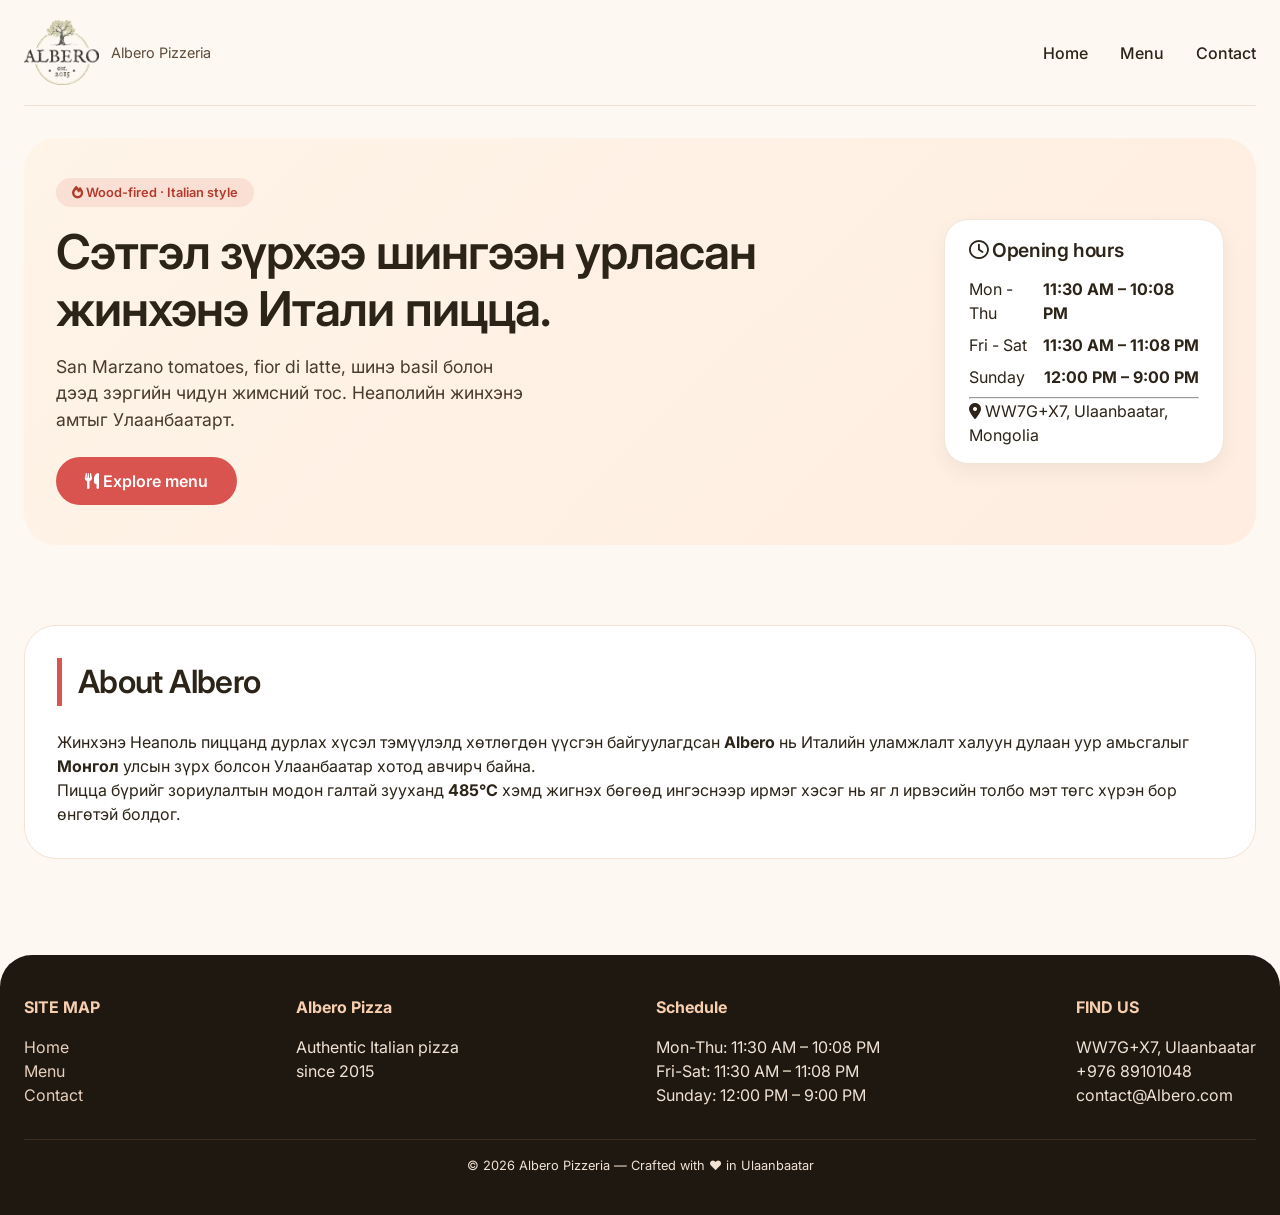
<file: index.html>
<!DOCTYPE html>
<html lang="en">
<head>
  <meta charset="UTF-8">
  <meta name="viewport" content="width=device-width, initial-scale=1.0">
  <title>Albero Pizza | Home</title>
  <link rel="stylesheet" href="style.css">
  <link rel="stylesheet" href="https://cdnjs.cloudflare.com/ajax/libs/font-awesome/6.0.0-beta3/css/all.min.css">
  <link href="https://fonts.googleapis.com/css2?family=Inter:opsz,wght@300;400;500;600;700&display=swap" rel="stylesheet">
</head>
<body>
  <header>
    <div class="container">
      <nav class="navbar">
        <div class="logo">
          <a href="index.html">
            <img src="logo.png" alt="Albero Pizza Logo" class="logo-img" onerror="this.style.display='none'">
            <span>Albero Pizzeria</span>
          </a>
        </div>
        <ul class="nav-links">
          <li><a href="index.html">Home</a></li>
          <li><a href="menu.html">Menu</a></li>
          <li><a href="contact.html">Contact</a></li>
        </ul>
      </nav>
    </div>
  </header>

  <main>
    <div class="container">
      <!-- Hero Section -->
      <div class="hero">
        <div class="hero-content">
          <div class="badge"><i class="fas fa-fire"></i> Wood-fired · Italian style</div>
          <h1>Сэтгэл зүрхээ шингээн урласан<br>жинхэнэ Итали пицца.</h1>
          <p>San Marzano tomatoes, fior di latte, шинэ basil болон дээд зэргийн чидун жимсний тос. Неаполийн жинхэнэ амтыг Улаанбаатарт.</p>
          <a href="menu.html" class="btn-primary"><i class="fas fa-utensils"></i> Explore menu</a>
        </div>
        <div class="hero-hours">
          <h3><i class="far fa-clock"></i> Opening hours</h3>
          <div class="hours-list">
            <p><span>Mon - Thu</span> <strong>11:30 AM – 10:08 PM</strong></p>
            <p><span>Fri - Sat</span> <strong>11:30 AM – 11:08 PM</strong></p>
            <p><span>Sunday</span> <strong>12:00 PM – 9:00 PM</strong></p>
          </div>
          <hr>
          <p class="address"><i class="fas fa-map-marker-alt"></i> WW7G+X7, Ulaanbaatar, Mongolia</p>
        </div>
      </div>

      <!-- About Section (short) -->
      <section id="about" class="section">
        <div class="about-box-full">
          <h2>About Albero</h2>
          <p>Жинхэнэ Неаполь пиццанд дурлах хүсэл тэмүүлэлд хөтлөгдөн үүсгэн байгуулагдсан <strong>Albero</strong> нь Италийн уламжлалт халуун дулаан уур амьсгалыг <strong>Монгол</strong> улсын зүрх болсон Улаанбаатар хотод авчирч байна.</p>
          <p>Пицца бүрийг зориулалтын модон галтай зууханд <strong>485°C</strong> хэмд жигнэх бөгөөд ингэснээр ирмэг хэсэг нь яг л ирвэсийн толбо мэт төгс хүрэн бор өнгөтэй болдог.</p>
        </div>
      </section>
    </div>
  </main>

  <footer class="footer">
    <div class="container">
      <div class="footer-content">
        <div class="footer-col"><h4>SITE MAP</h4><ul><li><a href="index.html">Home</a></li><li><a href="menu.html">Menu</a></li><li><a href="contact.html">Contact</a></li></ul></div>
        <div class="footer-col"><h4>Albero Pizza</h4><p>Authentic Italian pizza<br>since 2015</p></div>
        <div class="footer-col"><h4>Schedule</h4><p>Mon-Thu: 11:30 AM – 10:08 PM</p><p>Fri-Sat: 11:30 AM – 11:08 PM</p><p>Sunday: 12:00 PM – 9:00 PM</p></div>
        <div class="footer-col"><h4>FIND US</h4><p>WW7G+X7, Ulaanbaatar</p><p>+976 89101048</p><p>contact@Albero.com</p></div>
      </div>
      <div class="copyright"><p>© 2026 Albero Pizzeria — Crafted with ♥ in Ulaanbaatar</p></div>
    </div>
  </footer>
</body>
</html>
</file>
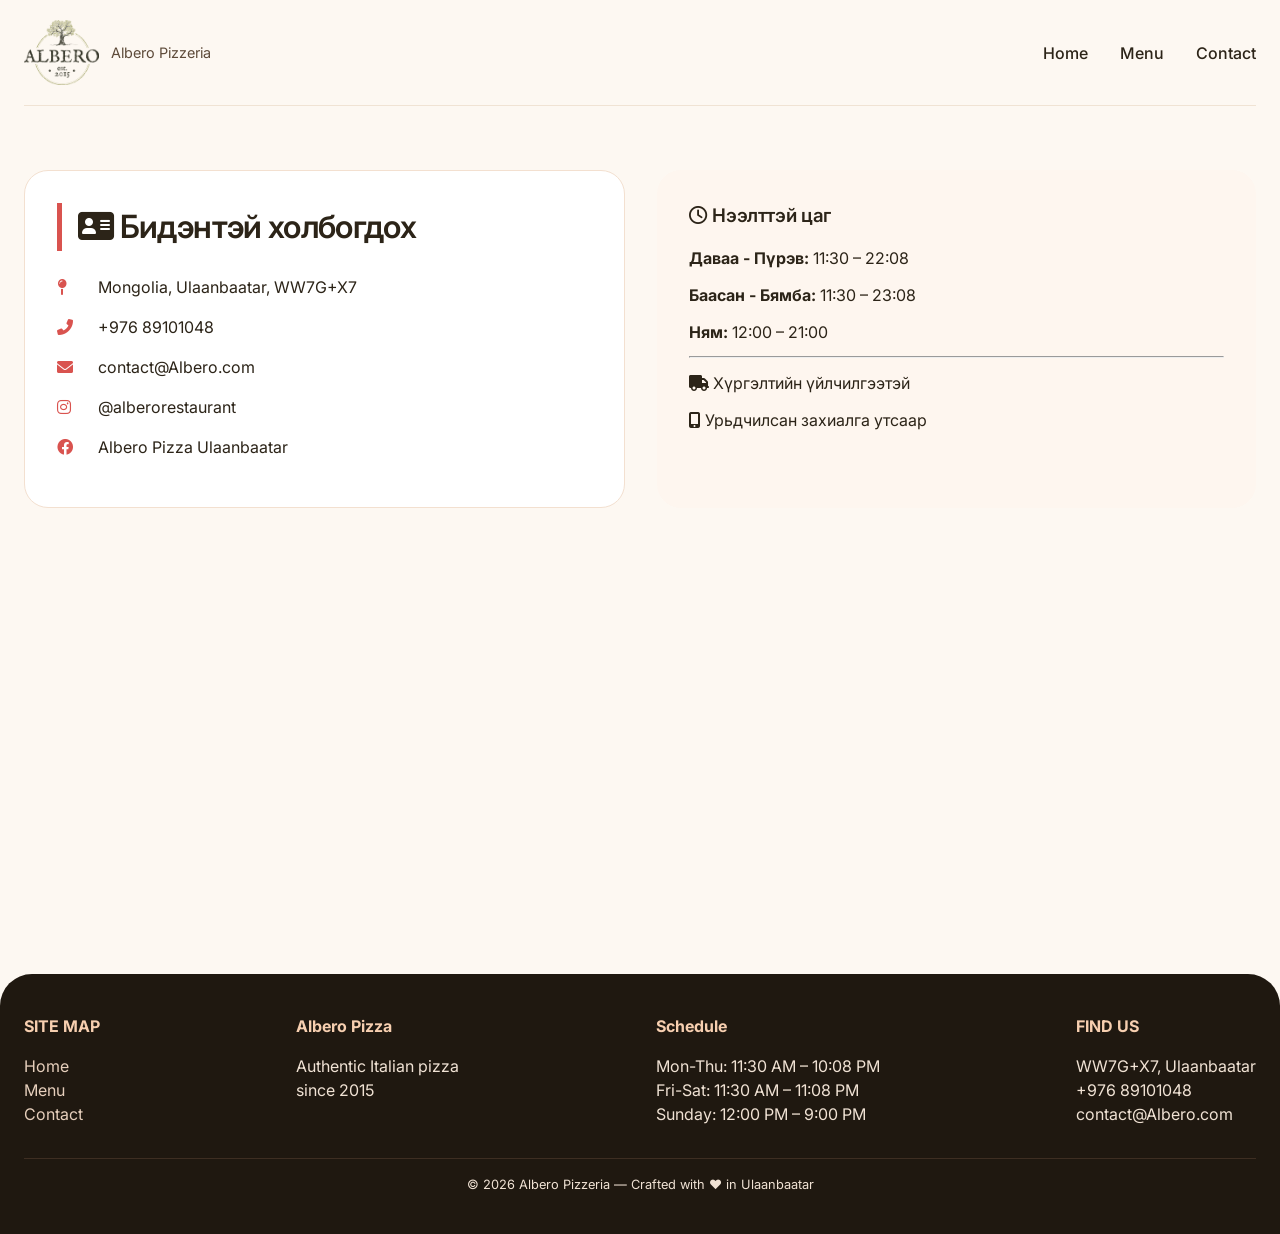
<file: contact.html>
<!DOCTYPE html>
<html lang="en">
<head>
  <meta charset="UTF-8">
  <meta name="viewport" content="width=device-width, initial-scale=1.0">
  <title>Albero Pizza | Contact</title>
  <link rel="stylesheet" href="style.css">
  <link rel="stylesheet" href="https://cdnjs.cloudflare.com/ajax/libs/font-awesome/6.0.0-beta3/css/all.min.css">
  <link href="https://fonts.googleapis.com/css2?family=Inter:opsz,wght@300;400;500;600;700&display=swap" rel="stylesheet">
</head>
<body>
  <header>
    <div class="container">
      <nav class="navbar">
        <div class="logo"><a href="index.html"><img src="logo.png" alt="Albero Pizza Logo" class="logo-img" onerror="this.style.display='none'"><span>Albero Pizzeria</span></a></div>
        <ul class="nav-links"><li><a href="index.html">Home</a></li><li><a href="menu.html">Menu</a></li><li><a href="contact.html">Contact</a></li></ul>
      </nav>
    </div>
  </header>

  <main>
    <div class="container">
      <section class="section">
        <div class="contact-page">
          <div class="contact-info-large">
            <h2><i class="fas fa-address-card"></i> Бидэнтэй холбогдох</h2>
            <div class="contact-detail"><i class="fas fa-map-pin"></i> <span>Mongolia, Ulaanbaatar, WW7G+X7</span></div>
            <div class="contact-detail"><i class="fas fa-phone-alt"></i> <span>+976 89101048</span></div>
            <div class="contact-detail"><i class="fas fa-envelope"></i> <span>contact@Albero.com</span></div>
            <div class="contact-detail"><i class="fab fa-instagram"></i> <span>@alberorestaurant</span></div>
            <div class="contact-detail"><i class="fab fa-facebook"></i> <span>Albero Pizza Ulaanbaatar</span></div>
          </div>
          <div class="hours-detailed">
            <h3><i class="far fa-clock"></i> Нээлттэй цаг</h3>
            <p><strong>Даваа - Пүрэв:</strong> 11:30 – 22:08</p>
            <p><strong>Баасан - Бямба:</strong> 11:30 – 23:08</p>
            <p><strong>Ням:</strong> 12:00 – 21:00</p>
            <hr>
            <p><i class="fas fa-truck"></i> Хүргэлтийн үйлчилгээтэй</p>
            <p><i class="fas fa-mobile-alt"></i> Урьдчилсан захиалга утсаар</p>
          </div>
        </div>
        <!-- Simple map placeholder -->
        <div class="map-placeholder">
          <iframe src="https://maps.google.com/maps?q=Ulaanbaatar+WW7G%2BX7&output=embed" width="100%" height="300" style="border:0; border-radius: 1.5rem;" allowfullscreen="" loading="lazy"></iframe>
        </div>
      </section>
    </div>
  </main>

  <footer class="footer">
    <div class="container">
      <div class="footer-content">
        <div class="footer-col"><h4>SITE MAP</h4><ul><li><a href="index.html">Home</a></li><li><a href="menu.html">Menu</a></li><li><a href="contact.html">Contact</a></li></ul></div>
        <div class="footer-col"><h4>Albero Pizza</h4><p>Authentic Italian pizza<br>since 2015</p></div>
        <div class="footer-col"><h4>Schedule</h4><p>Mon-Thu: 11:30 AM – 10:08 PM</p><p>Fri-Sat: 11:30 AM – 11:08 PM</p><p>Sunday: 12:00 PM – 9:00 PM</p></div>
        <div class="footer-col"><h4>FIND US</h4><p>WW7G+X7, Ulaanbaatar</p><p>+976 89101048</p><p>contact@Albero.com</p></div>
      </div>
      <div class="copyright"><p>© 2026 Albero Pizzeria — Crafted with ♥ in Ulaanbaatar</p></div>
    </div>
  </footer>
</body>
</html>
</file>
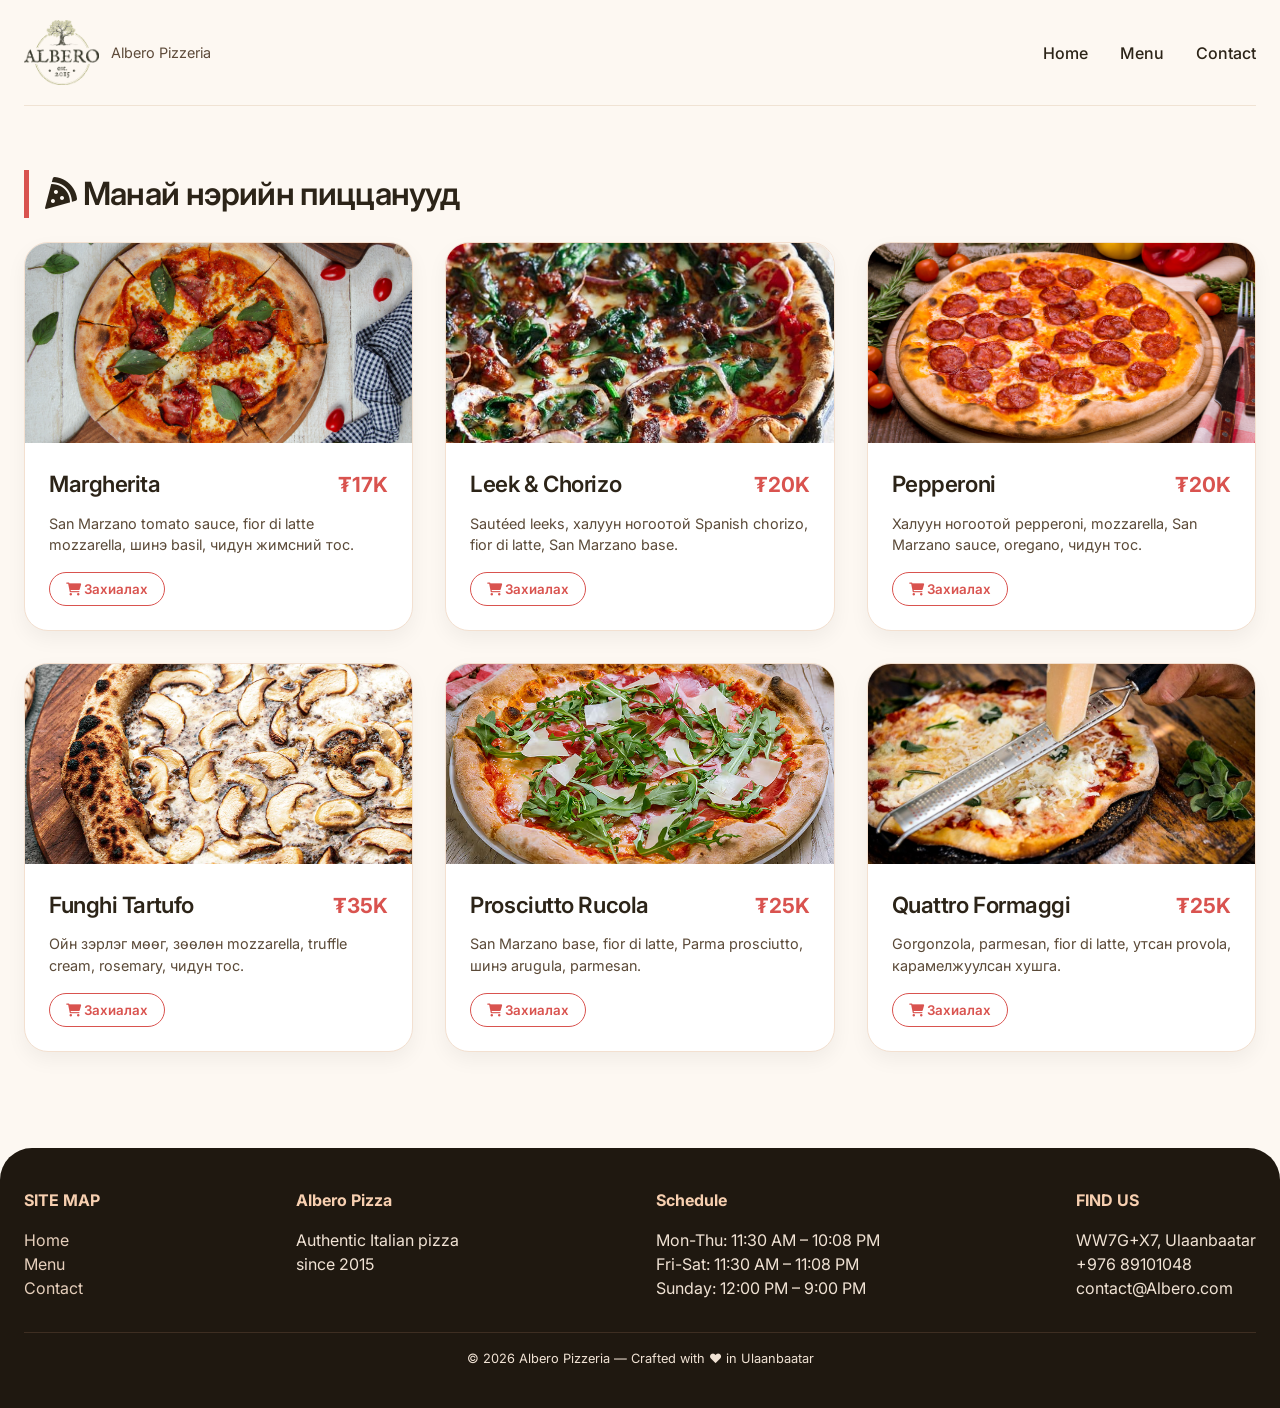
<file: menu.html>
<!DOCTYPE html>
<html lang="en">
<head>
  <meta charset="UTF-8">
  <meta name="viewport" content="width=device-width, initial-scale=1.0">
  <title>Albero Pizza | Menu</title>
  <link rel="stylesheet" href="style.css">
  <link rel="stylesheet" href="https://cdnjs.cloudflare.com/ajax/libs/font-awesome/6.0.0-beta3/css/all.min.css">
  <link href="https://fonts.googleapis.com/css2?family=Inter:opsz,wght@300;400;500;600;700&display=swap" rel="stylesheet">
</head>
<body>
  <header>
    <div class="container">
      <nav class="navbar">
        <div class="logo"><a href="index.html"><img src="logo.png" alt="Albero Pizza Logo" class="logo-img" onerror="this.style.display='none'"><span>Albero Pizzeria</span></a></div>
        <ul class="nav-links"><li><a href="index.html">Home</a></li><li><a href="menu.html">Menu</a></li><li><a href="contact.html">Contact</a></li></ul>
      </nav>
    </div>
  </header>

  <main>
    <div class="container">
      <section class="section">
        <h2><i class="fas fa-pizza-slice"></i> Манай нэрийн пиццанууд</h2>
        <div class="menu-grid">
          <!-- Margherita -->
          <div class="pizza-card"><div class="card-img"><img src="margherita.jpg" alt="Margherita" onerror="this.src='https://placehold.co/400x250/fce8da/b35f2e?text=Margherita'"></div><div class="card-content"><div class="card-header"><h3>Margherita</h3><span class="price">₮17K</span></div><div class="description">San Marzano tomato sauce, fior di latte mozzarella, шинэ basil, чидун жимсний тос.</div><button class="order-btn" onclick="alert('Захиалга: +976 89101048')"><i class="fas fa-shopping-cart"></i> Захиалах</button></div></div>
          <!-- Leek & Chorizo -->
          <div class="pizza-card"><div class="card-img"><img src="chorizo.jpg" alt="Leek & Chorizo" onerror="this.src='https://placehold.co/400x250/fce8da/b35f2e?text=Leek+%26+Chorizo'"></div><div class="card-content"><div class="card-header"><h3>Leek & Chorizo</h3><span class="price">₮20K</span></div><div class="description">Sautéed leeks, халуун ногоотой Spanish chorizo, fior di latte, San Marzano base.</div><button class="order-btn" onclick="alert('Захиалга: +976 89101048')"><i class="fas fa-shopping-cart"></i> Захиалах</button></div></div>
          <!-- Pepperoni -->
          <div class="pizza-card"><div class="card-img"><img src="pepperoni.jpg" alt="Pepperoni" onerror="this.src='https://placehold.co/400x250/fce8da/b35f2e?text=Pepperoni'"></div><div class="card-content"><div class="card-header"><h3>Pepperoni</h3><span class="price">₮20K</span></div><div class="description">Халуун ногоотой pepperoni, mozzarella, San Marzano sauce, oregano, чидун тос.</div><button class="order-btn" onclick="alert('Захиалга: +976 89101048')"><i class="fas fa-shopping-cart"></i> Захиалах</button></div></div>
          <!-- Funghi Tartufo -->
          <div class="pizza-card"><div class="card-img"><img src="truffle.png" alt="Funghi Tartufo" onerror="this.src='https://placehold.co/400x250/fce8da/b35f2e?text=Funghi+Tartufo'"></div><div class="card-content"><div class="card-header"><h3>Funghi Tartufo</h3><span class="price">₮35K</span></div><div class="description">Ойн зэрлэг мөөг, зөөлөн mozzarella, truffle cream, rosemary, чидун тос.</div><button class="order-btn" onclick="alert('Захиалга: +976 89101048')"><i class="fas fa-shopping-cart"></i> Захиалах</button></div></div>
          <!-- Prosciutto Rucola -->
          <div class="pizza-card"><div class="card-img"><img src="arugula.png" alt="Prosciutto Rucola" onerror="this.src='https://placehold.co/400x250/fce8da/b35f2e?text=Prosciutto+Rucola'"></div><div class="card-content"><div class="card-header"><h3>Prosciutto Rucola</h3><span class="price">₮25K</span></div><div class="description">San Marzano base, fior di latte, Parma prosciutto, шинэ arugula, parmesan.</div><button class="order-btn" onclick="alert('Захиалга: +976 89101048')"><i class="fas fa-shopping-cart"></i> Захиалах</button></div></div>
          <!-- Quattro Formaggi -->
          <div class="pizza-card"><div class="card-img"><img src="formaggi.jpg" alt="Quattro Formaggi" onerror="this.src='https://placehold.co/400x250/fce8da/b35f2e?text=Quattro+Formaggi'"></div><div class="card-content"><div class="card-header"><h3>Quattro Formaggi</h3><span class="price">₮25K</span></div><div class="description">Gorgonzola, parmesan, fior di latte, утсан provola, карамелжуулсан хушга.</div><button class="order-btn" onclick="alert('Захиалга: +976 89101048')"><i class="fas fa-shopping-cart"></i> Захиалах</button></div></div>
        </div>
      </section>
    </div>
  </main>

  <footer class="footer">
    <div class="container">
      <div class="footer-content">
        <div class="footer-col"><h4>SITE MAP</h4><ul><li><a href="index.html">Home</a></li><li><a href="menu.html">Menu</a></li><li><a href="contact.html">Contact</a></li></ul></div>
        <div class="footer-col"><h4>Albero Pizza</h4><p>Authentic Italian pizza<br>since 2015</p></div>
        <div class="footer-col"><h4>Schedule</h4><p>Mon-Thu: 11:30 AM – 10:08 PM</p><p>Fri-Sat: 11:30 AM – 11:08 PM</p><p>Sunday: 12:00 PM – 9:00 PM</p></div>
        <div class="footer-col"><h4>FIND US</h4><p>WW7G+X7, Ulaanbaatar</p><p>+976 89101048</p><p>contact@Albero.com</p></div>
      </div>
      <div class="copyright"><p>© 2026 Albero Pizzeria — Crafted with ♥ in Ulaanbaatar</p></div>
    </div>
  </footer>
</body>
</html>
</file>
<file: style.css>
/* RESET & BASE */
* {
  margin: 0;
  padding: 0;
  box-sizing: border-box;
}

body {
  font-family: 'Inter', 'Noto Sans', 'Segoe UI', 'Arial', sans-serif;
  background: #fdf8f2;
  color: #2c2418;
  line-height: 1.5;
  scroll-behavior: smooth;
}

/* CONTAINER */
.container {
  max-width: 1280px;
  margin: 0 auto;
  padding: 0 24px;
}

/* TYPOGRAPHY */
h1, h2, h3 {
  font-weight: 600;
  letter-spacing: -0.02em;
}

h2 {
  font-size: 2rem;
  margin-bottom: 1.5rem;
  border-left: 5px solid #d9534f;
  padding-left: 1rem;
}

.section {
  padding: 4rem 0;
}

/* NAVIGATION */
.navbar {
  display: flex;
  justify-content: space-between;
  align-items: center;
  flex-wrap: wrap;
  padding: 1.25rem 0;
  border-bottom: 1px solid #f0e3d4;
}

.logo a {
  display: flex;
  align-items: center;
  gap: 12px;
  text-decoration: none;
  font-size: 1.8rem;
  font-weight: 800;
  color: #b33b2e;
}

.logo-img {
  height: 65px;
  width: auto;
  display: block;
}

.logo span {
  font-weight: 400;
  color: #5e4b3a;
  font-size: 0.9rem;
}

.nav-links {
  display: flex;
  gap: 2rem;
  list-style: none;
}

.nav-links a {
  text-decoration: none;
  font-weight: 500;
  color: #2c2418;
  transition: color 0.2s ease;
}

.nav-links a:hover {
  color: #d9534f;
}

/* HERO SECTION */
.hero {
  background: linear-gradient(135deg, #fff4e8 0%, #feede0 100%);
  border-radius: 2rem;
  margin: 2rem 0 1rem;
  padding: 2.5rem 2rem;
  display: flex;
  flex-wrap: wrap;
  align-items: center;
  justify-content: space-between;
  gap: 2rem;
}

.hero-content {
  flex: 1;
}

.badge {
  background: #d9534f20;
  color: #b33b2e;
  display: inline-block;
  padding: 0.3rem 1rem;
  border-radius: 40px;
  font-size: 0.8rem;
  font-weight: 600;
  margin-bottom: 1rem;
}

.hero-content h1 {
  font-size: 3rem;
  line-height: 1.2;
  margin-bottom: 1rem;
}

.hero-content p {
  font-size: 1.1rem;
  color: #4a3b2c;
  max-width: 480px;
  margin-bottom: 1.5rem;
}

.btn-primary {
  background: #d9534f;
  color: white;
  padding: 0.75rem 1.8rem;
  border-radius: 40px;
  display: inline-block;
  text-decoration: none;
  font-weight: 600;
  transition: background 0.2s;
}

.btn-primary:hover {
  background: #b33b2e;
}

.hero-hours {
  background: white;
  border-radius: 1.5rem;
  padding: 1rem 1.5rem;
  box-shadow: 0 8px 20px rgba(0, 0, 0, 0.05);
  flex: 0 0 280px;
  border: 1px solid #f3e5d8;
}

.hero-hours h3 {
  font-size: 1.2rem;
  margin-bottom: 0.75rem;
}

.hours-list p {
  margin: 0.5rem 0;
  display: flex;
  justify-content: space-between;
}

/* MENU GRID */
.menu-grid {
  display: grid;
  grid-template-columns: repeat(auto-fill, minmax(300px, 1fr));
  gap: 2rem;
  margin-top: 1rem;
}

.pizza-card {
  background: white;
  border-radius: 1.5rem;
  overflow: hidden;
  box-shadow: 0 8px 20px rgba(0, 0, 0, 0.05);
  transition: transform 0.2s ease;
  border: 1px solid #f3e0d0;
}

.pizza-card:hover {
  transform: translateY(-5px);
}

.card-img {
  height: 200px;
  overflow: hidden;
  background: #fce8da;
}

.card-img img {
  width: 100%;
  height: 100%;
  object-fit: cover;
  transition: transform 0.3s ease;
}

.pizza-card:hover .card-img img {
  transform: scale(1.05);
}

.card-content {
  padding: 1.5rem;
}

.card-header {
  display: flex;
  justify-content: space-between;
  align-items: baseline;
  margin-bottom: 0.5rem;
}

.card-header h3 {
  font-size: 1.4rem;
}

.price {
  font-weight: 700;
  font-size: 1.3rem;
  color: #d9534f;
}

.description {
  color: #5b4a38;
  font-size: 0.9rem;
  margin: 0.75rem 0 1rem;
}

.order-btn {
  background: none;
  border: 1.5px solid #d9534f;
  color: #d9534f;
  padding: 0.5rem 1rem;
  border-radius: 40px;
  font-weight: 600;
  cursor: pointer;
  transition: all 0.2s;
  font-family: inherit;
}

.order-btn:hover {
  background: #d9534f;
  color: white;
}

/* ABOUT & CONTACT */
.about-contact {
  background: white;
  border-radius: 2rem;
  padding: 2rem;
  margin: 1rem 0;
  display: flex;
  flex-wrap: wrap;
  gap: 2rem;
  border: 1px solid #f3e3d4;
}

.about-box {
  flex: 1.5;
}

.contact-box {
  flex: 1;
  background: #fef6ef;
  padding: 1.5rem;
  border-radius: 1.5rem;
}

.contact-detail {
  margin: 1rem 0;
  display: flex;
  gap: 0.8rem;
  align-items: center;
}

.contact-detail i {
  width: 28px;
  color: #d9534f;
}

/* FOOTER */
.footer {
  background: #1f1810;
  color: #f0e2d4;
  padding: 2.5rem 0;
  margin-top: 2rem;
  border-radius: 2rem 2rem 0 0;
}

.footer-content {
  display: flex;
  flex-wrap: wrap;
  justify-content: space-between;
  gap: 2rem;
}

.footer-col h4 {
  color: #f7cfb0;
  margin-bottom: 1rem;
}

.footer-col ul {
  list-style: none;
}

.footer-col a {
  color: #e6cfbc;
  text-decoration: none;
}

.copyright {
  text-align: center;
  margin-top: 2rem;
  padding-top: 1rem;
  border-top: 1px solid #3e2e22;
  font-size: 0.8rem;
}

/* RESPONSIVE */
@media (max-width: 768px) {
  .navbar {
    flex-direction: column;
    gap: 1rem;
  }
  
  .nav-links {
    gap: 1.5rem;
    flex-wrap: wrap;
    justify-content: center;
  }
  
  .hero {
    flex-direction: column;
    text-align: center;
  }
  
  .about-contact {
    flex-direction: column;
  }
  
  .logo-img {
    height: 35px;
  }
  
  .logo a {
    font-size: 1.4rem;
  }
}
/* Additional styles for 3-page site */
.about-box-full {
  background: white;
  border-radius: 2rem;
  padding: 2rem;
  border: 1px solid #f3e3d4;
}

.contact-page {
  display: flex;
  flex-wrap: wrap;
  gap: 2rem;
  margin-bottom: 2rem;
}
.contact-info-large {
  flex: 1;
  background: white;
  border-radius: 1.5rem;
  padding: 2rem;
  border: 1px solid #f3e0d0;
}
.hours-detailed {
  flex: 1;
  background: #fef6ef;
  border-radius: 1.5rem;
  padding: 2rem;
}
.hours-detailed h3 {
  margin-bottom: 1rem;
}
.hours-detailed p {
  margin: 0.8rem 0;
}
.map-placeholder {
  margin: 2rem 0;
}
@media (max-width: 768px) {
  .contact-page {
    flex-direction: column;
  }
}
</file>
